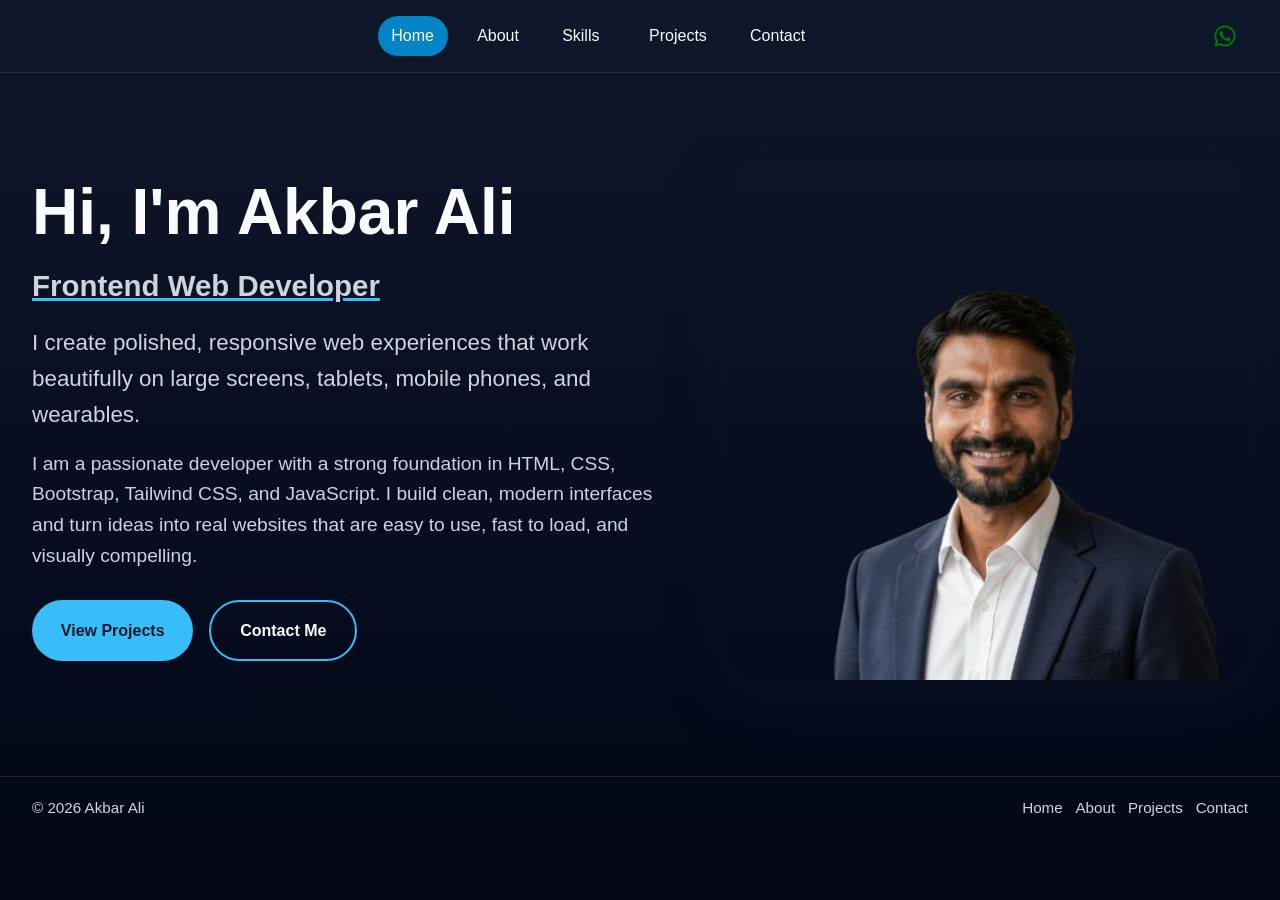
<file: index.html>
<!DOCTYPE html>
<html lang="en">
<head>
    <meta charset="UTF-8">
    <title>Akbar Ali - Frontend Developer</title>
    <meta name="viewport" content="width=device-width, initial-scale=1.0">
    <link rel="stylesheet" href="style.css">
</head>
<body>
    <div class="navbar">
        <ul>
            <li class="active"><a href="index.html">Home</a></li>
            <li><a href="about.html">About</a></li>

            <li class="hiden-menu1"><a href="#">Skills
                <svg xmlns="http://www.w3.org/2000/svg" viewBox="0 0 640 640"><path d="M297.4 438.6C309.9 451.1 330.2 451.1 342.7 438.6L502.7 278.6C515.2 266.1 515.2 245.8 502.7 233.3C490.2 220.8 469.9 220.8 457.4 233.3L320 370.7L182.6 233.4C170.1 220.9 149.8 220.9 137.3 233.4C124.8 245.9 124.8 266.2 137.3 278.7L297.3 438.7z"/></svg>
                <div class="my-skil">
                    <a href="">HTML</a>
                    <a href="">CSS</a>
                    <a href="">Bootstrap</a>
                    <a href="">JavaScript</a>
                </div>
            </a></li>
            
            <li><a href="myprojects.html">Projects</a></li>
            <li><a href="contact.html">Contact</a></li>
        </ul>

      <div class="social-icon">
    
    <a href="https://wa.me/923178953409" target="_blank" class="wa-container">
        <svg class="wa" xmlns="http://www.w3.org/2000/svg" viewBox="0 0 640 640">
            <path d="M476.9 161.1C435 119.1 379.2 96 319.9 96C197.5 96 97.9 195.6 97.9 318C97.9 357.1 108.1 395.3 127.5 429L96 544L213.7 513.1C246.1 530.8 282.6 540.1 319.8 540.1L319.9 540.1C442.2 540.1 544 440.5 544 318.1C544 258.8 518.8 203.1 476.9 161.1zM319.9 502.7C286.7 502.7 254.2 493.8 225.9 477L219.2 473L149.4 491.3L168 423.2L163.6 416.2C145.1 386.8 135.4 352.9 135.4 318C135.4 216.3 218.2 133.5 320 133.5C369.3 133.5 415.6 152.7 450.4 187.6C485.2 222.5 506.6 268.8 506.5 318.1C506.5 419.9 421.6 502.7 319.9 502.7zM421.1 364.5C415.6 361.7 388.3 348.3 383.2 346.5C378.1 344.6 374.4 343.7 370.7 349.3C367 354.9 356.4 367.3 353.1 371.1C349.9 374.8 346.6 375.3 341.1 372.5C308.5 356.2 287.1 343.4 265.6 306.5C259.9 296.7 271.3 297.4 281.9 276.2C283.7 272.5 282.8 269.3 281.4 266.5C280 263.7 268.9 236.4 264.3 225.3C259.8 214.5 255.2 216 251.8 215.8C248.6 215.6 244.9 215.6 241.2 215.6C237.5 215.6 231.5 217 226.4 222.5C221.3 228.1 207 241.5 207 268.8C207 296.1 226.9 322.5 229.6 326.2C232.4 329.9 268.7 385.9 324.4 410C359.6 425.2 373.4 426.5 391 423.9C401.7 422.3 423.8 410.5 428.4 397.5C433 384.5 433 373.4 431.6 371.1C430.3 368.6 426.6 367.2 421.1 364.5z"/>
        </svg>
        
        <span class="wa-number">+92 317 8953409</span>
    </a>

</div>

    </div>

    <main class="hero-section">
        <div class="left-side">
            <h1>Hi, I'm Akbar Ali</h1>
            <p class="des1">Frontend Web Developer</p>
            <p class="des2">I create polished, responsive web experiences that work beautifully on large screens, tablets, mobile phones, and wearables.</p>
            <p class="des3">I am a passionate developer with a strong foundation in HTML, CSS, Bootstrap, Tailwind CSS, and JavaScript. I build clean, modern interfaces and turn ideas into real websites that are easy to use, fast to load, and visually compelling.</p>
            <div class="btns">
                <a class="btn1" href="myprojects.html">View Projects</a>
                <a class="btn2" href="contact.html">Contact Me</a>
            </div>
        </div>

        <div class="right-side">
            <img src="1774941200616-019d42bc-8398-7a47-a957-3726817f97ca-removebg-preview.png" alt="Akbar Ali portrait">
        </div>
    </main>

    <footer>
        <div class="foter-left"><p>© 2026 Akbar Ali</p></div>
        <div class="foter-right">
            <ul>
                <li class="active"><a href="index.html">Home</a></li>
                <li><a href="about.html">About</a></li>
                <li><a href="myprojects.html">Projects</a></li>
                <li><a href="contact.html">Contact</a></li>
            </ul>
        </div>
    </footer>
</body>
</html>
</file>
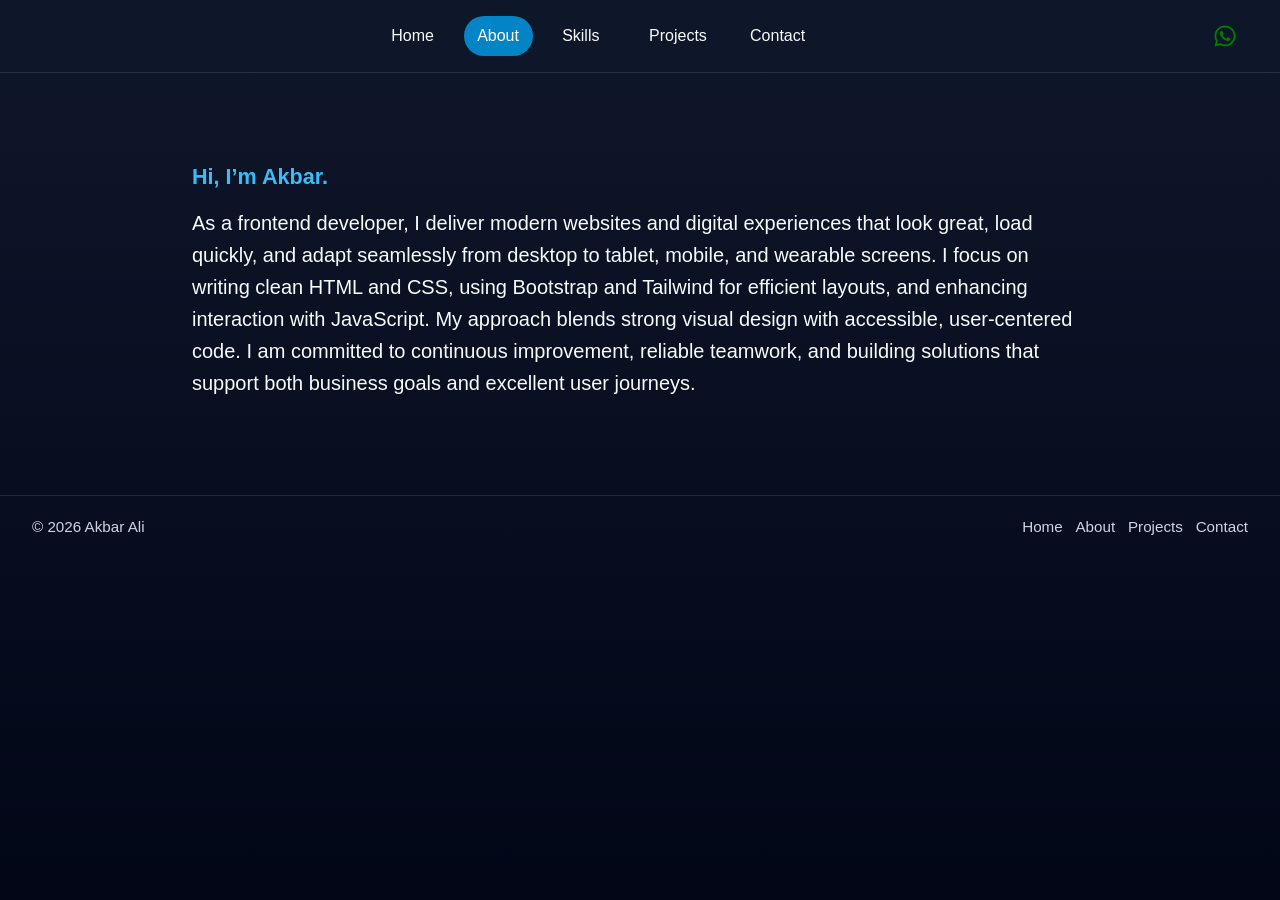
<file: about.html>
<!DOCTYPE html>
<html lang="en">
<head>
    <meta charset="UTF-8">
    <title>About | Akbar Ali</title>
    <meta name="viewport" content="width=device-width, initial-scale=1.0">
    <link rel="stylesheet" href="style.css">
</head>
<body>
    <div class="navbar">
        <ul>
            <li><a href="index.html">Home</a></li>
            <li class="active"><a href="about.html">About</a></li>
            <li class="hiden-menu1"><a href="#">Skills
                <svg xmlns="http://www.w3.org/2000/svg" viewBox="0 0 640 640"><path d="M297.4 438.6C309.9 451.1 330.2 451.1 342.7 438.6L502.7 278.6C515.2 266.1 515.2 245.8 502.7 233.3C490.2 220.8 469.9 220.8 457.4 233.3L320 370.7L182.6 233.4C170.1 220.9 149.8 220.9 137.3 233.4C124.8 245.9 124.8 266.2 137.3 278.7L297.3 438.7z"/></svg>
                <div class="my-skil">
                    <a href="">HTML</a>
                    <a href="">CSS</a>
                    <a href="">Bootstrap</a>
                    <a href="">JavaScript</a>
                </div>
            </a></li>
            <li><a href="myprojects.html">Projects</a></li>
            <li><a href="contact.html">Contact</a></li>
        </ul>

        <div class="social-icon">
    
    <a href="https://wa.me/923178953409" target="_blank" class="wa-container">
        <svg class="wa" xmlns="http://www.w3.org/2000/svg" viewBox="0 0 640 640">
            <path d="M476.9 161.1C435 119.1 379.2 96 319.9 96C197.5 96 97.9 195.6 97.9 318C97.9 357.1 108.1 395.3 127.5 429L96 544L213.7 513.1C246.1 530.8 282.6 540.1 319.8 540.1L319.9 540.1C442.2 540.1 544 440.5 544 318.1C544 258.8 518.8 203.1 476.9 161.1zM319.9 502.7C286.7 502.7 254.2 493.8 225.9 477L219.2 473L149.4 491.3L168 423.2L163.6 416.2C145.1 386.8 135.4 352.9 135.4 318C135.4 216.3 218.2 133.5 320 133.5C369.3 133.5 415.6 152.7 450.4 187.6C485.2 222.5 506.6 268.8 506.5 318.1C506.5 419.9 421.6 502.7 319.9 502.7zM421.1 364.5C415.6 361.7 388.3 348.3 383.2 346.5C378.1 344.6 374.4 343.7 370.7 349.3C367 354.9 356.4 367.3 353.1 371.1C349.9 374.8 346.6 375.3 341.1 372.5C308.5 356.2 287.1 343.4 265.6 306.5C259.9 296.7 271.3 297.4 281.9 276.2C283.7 272.5 282.8 269.3 281.4 266.5C280 263.7 268.9 236.4 264.3 225.3C259.8 214.5 255.2 216 251.8 215.8C248.6 215.6 244.9 215.6 241.2 215.6C237.5 215.6 231.5 217 226.4 222.5C221.3 228.1 207 241.5 207 268.8C207 296.1 226.9 322.5 229.6 326.2C232.4 329.9 268.7 385.9 324.4 410C359.6 425.2 373.4 426.5 391 423.9C401.7 422.3 423.8 410.5 428.4 397.5C433 384.5 433 373.4 431.6 371.1C430.3 368.6 426.6 367.2 421.1 364.5z"/>
        </svg>
        
        <span class="wa-number">+92 317 8953409</span>
    </a>

</div>

    </div>

    <section class="about-me">
        <p class="about-p1">
            <span>Hi, I’m Akbar.</span><br>
            As a frontend developer, I deliver modern websites and digital experiences that look great, load quickly, and adapt seamlessly from desktop to tablet, mobile, and wearable screens. I focus on writing clean HTML and CSS, using Bootstrap and Tailwind for efficient layouts, and enhancing interaction with JavaScript.
            My approach blends strong visual design with accessible, user-centered code. I am committed to continuous improvement, reliable teamwork, and building solutions that support both business goals and excellent user journeys.
        </p>
    </section>

    <footer>
        <div class="foter-left">
            <p>© 2026 Akbar Ali</p>
        </div>
        <div class="foter-right">
            <ul>
                <li><a href="index.html">Home</a></li>
                <li class="active"><a href="about.html">About</a></li>
                <li><a href="myprojects.html">Projects</a></li>
                <li><a href="contact.html">Contact</a></li>
            </ul>
        </div>
    </footer>
</body>
</html>
</file>
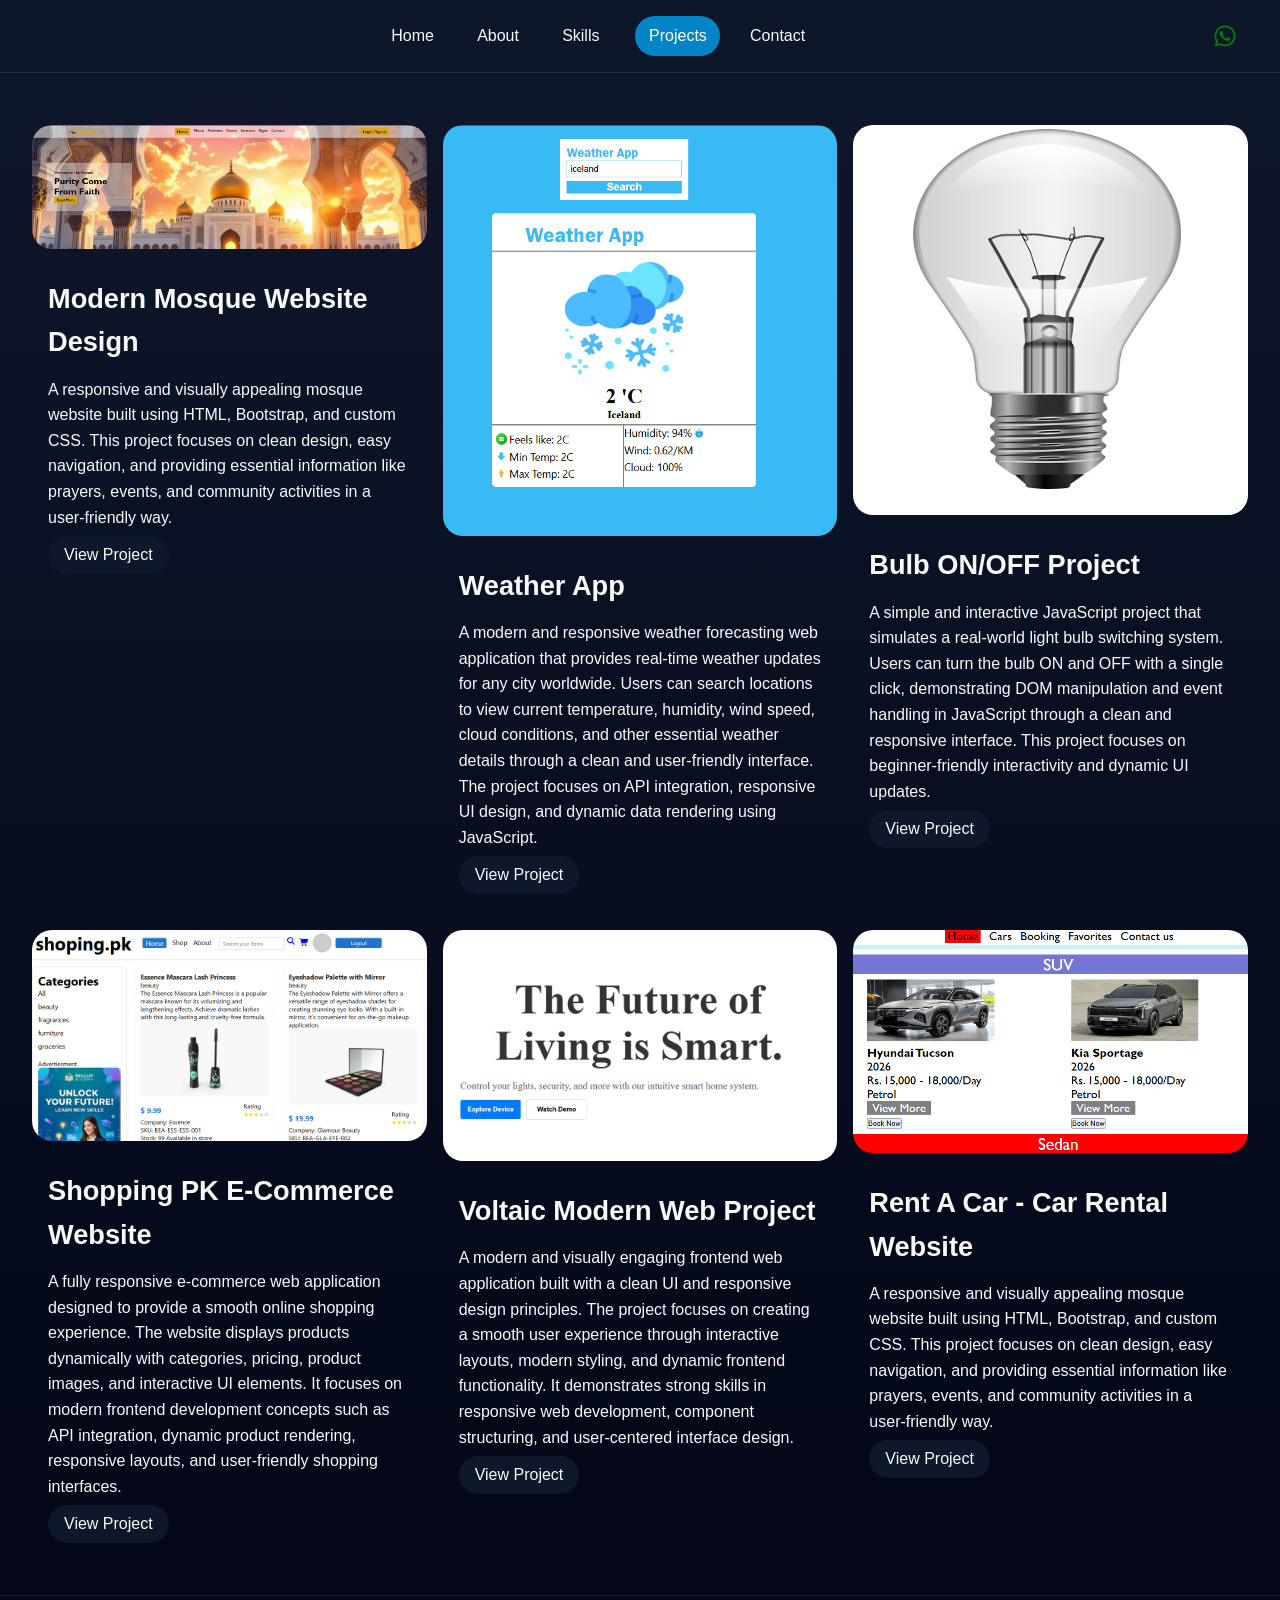
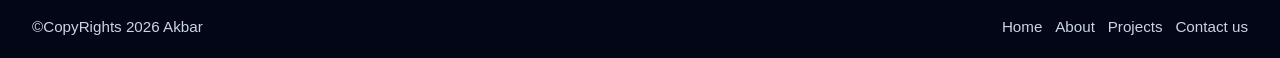
<file: myprojects.html>
<!DOCTYPE html>
<html lang="en">

<head>
    <title>Document</title>
    <meta name="viewport" content="width=device-width, initial-scale=1.0">
    <link rel="stylesheet" href="style.css">
</head>

<body>
    <div class="navbar">
        <ul>
            <li><a href="index.html">Home</a></li>
            <li><a href="about.html">About</a></li>
            <li class="hiden-menu1"><a href="#">Skills
                    <svg xmlns="http://www.w3.org/2000/svg"
                        viewBox="0 0 640 640"><!--!Font Awesome Free v7.2.0 by @fontawesome - https://fontawesome.com License - https://fontawesome.com/license/free Copyright 2026 Fonticons, Inc.-->
                        <path
                            d="M297.4 438.6C309.9 451.1 330.2 451.1 342.7 438.6L502.7 278.6C515.2 266.1 515.2 245.8 502.7 233.3C490.2 220.8 469.9 220.8 457.4 233.3L320 370.7L182.6 233.4C170.1 220.9 149.8 220.9 137.3 233.4C124.8 245.9 124.8 266.2 137.3 278.7L297.3 438.7z" />
                    </svg>
                    <div class="my-skil">
                        <a href="">HTML</a>
                        <a href="">CSS</a>
                        <a href="">BOOTSTRAP</a>
                        <a href="">JAVASCRIPT</a>
                    </div>
                </a>
            </li>
            <li class="active"><a href="myprojects.html">Projects</a></li>
            <li><a href="contact.html">Contact</a></li>
        </ul>

<div class="social-icon">
    
    <a href="https://wa.me/923178953409" target="_blank" class="wa-container">
        <svg class="wa" xmlns="http://www.w3.org/2000/svg" viewBox="0 0 640 640">
            <path d="M476.9 161.1C435 119.1 379.2 96 319.9 96C197.5 96 97.9 195.6 97.9 318C97.9 357.1 108.1 395.3 127.5 429L96 544L213.7 513.1C246.1 530.8 282.6 540.1 319.8 540.1L319.9 540.1C442.2 540.1 544 440.5 544 318.1C544 258.8 518.8 203.1 476.9 161.1zM319.9 502.7C286.7 502.7 254.2 493.8 225.9 477L219.2 473L149.4 491.3L168 423.2L163.6 416.2C145.1 386.8 135.4 352.9 135.4 318C135.4 216.3 218.2 133.5 320 133.5C369.3 133.5 415.6 152.7 450.4 187.6C485.2 222.5 506.6 268.8 506.5 318.1C506.5 419.9 421.6 502.7 319.9 502.7zM421.1 364.5C415.6 361.7 388.3 348.3 383.2 346.5C378.1 344.6 374.4 343.7 370.7 349.3C367 354.9 356.4 367.3 353.1 371.1C349.9 374.8 346.6 375.3 341.1 372.5C308.5 356.2 287.1 343.4 265.6 306.5C259.9 296.7 271.3 297.4 281.9 276.2C283.7 272.5 282.8 269.3 281.4 266.5C280 263.7 268.9 236.4 264.3 225.3C259.8 214.5 255.2 216 251.8 215.8C248.6 215.6 244.9 215.6 241.2 215.6C237.5 215.6 231.5 217 226.4 222.5C221.3 228.1 207 241.5 207 268.8C207 296.1 226.9 322.5 229.6 326.2C232.4 329.9 268.7 385.9 324.4 410C359.6 425.2 373.4 426.5 391 423.9C401.7 422.3 423.8 410.5 428.4 397.5C433 384.5 433 373.4 431.6 371.1C430.3 368.6 426.6 367.2 421.1 364.5z"/>
        </svg>
        
        <span class="wa-number">+92 317 8953409</span>
    </a>

</div>


    </div>
    <!-- end navbar -->


    <div class="project-main-page">

        <div class="items">
            <div class="item-1">

                <div class="img"><img src="/p-1.png" alt=""></div>
                <div class="pro-p">
                    <p><span class="title">Modern Mosque Website Design</span>
                        <span class="desrip">A responsive and visually appealing mosque website built using HTML,
                            Bootstrap, and custom CSS. This project focuses on clean design, easy navigation, and
                            providing essential information like prayers, events, and community activities in a
                            user-friendly way.</span>
                        <li><a href="https://the-mosque-site.vercel.app/">View Project</a></li>
                    </p>

                </div>
            </div>

            <div class="item-1">

                <div class="img"><img src="/weather app.png" alt="Weather app"></div>
                <div class="pro-p">
                    <p><span class="title">Weather App</span>
                        <span class="desrip">A modern and responsive weather forecasting web application that provides real-time weather updates for any city worldwide. Users can search locations to view current temperature, humidity, wind speed, cloud conditions, and other essential weather details through a clean and user-friendly interface. The project focuses on API integration, responsive UI design, and dynamic data rendering using JavaScript.</span>
                        <li><a href="https://weather-kappa-tawny.vercel.app/">View Project</a></li>

                    </p>
                </div>
            </div>

            <div class="item-1">

                <div class="img"><img src="/bulb.png" alt="Bulb on off"></div>
                <div class="pro-p">
                    <p><span class="title">Bulb ON/OFF Project</span>
                        <span class="desrip">A simple and interactive JavaScript project that simulates a real-world light bulb switching system. Users can turn the bulb ON and OFF with a single click, demonstrating DOM manipulation and event handling in JavaScript through a clean and responsive interface. This project focuses on beginner-friendly interactivity and dynamic UI updates.</span>
                        <li><a href="https://bulb-off-on.vercel.app/">View Project</a></li>

                    </p>
                </div>
            </div>

            <div class="item-1">

                <div class="img"><img src="/shopping site.png" alt="Shopping E-Commerce"></div>
                <div class="pro-p">
                    <p><span class="title">Shopping PK E-Commerce Website</span>
                        <span class="desrip">A fully responsive e-commerce web application designed to provide a smooth online shopping experience. The website displays products dynamically with categories, pricing, product images, and interactive UI elements. It focuses on modern frontend development concepts such as API integration, dynamic product rendering, responsive layouts, and user-friendly shopping interfaces.</span>
                        <li><a href="https://shopping-pk.vercel.app/">View Project</a></li>

                    </p>
                </div>
            </div>

             <div class="item-1">

                <div class="img"><img src="/Voltaic – Modern Web Project.png" alt="Voltaic Modern Web Project"></div>
                <div class="pro-p">
                    <p><span class="title">Voltaic Modern Web Project</span>
                        <span class="desrip">A modern and visually engaging frontend web application built with a clean UI and responsive design principles. The project focuses on creating a smooth user experience through interactive layouts, modern styling, and dynamic frontend functionality. It demonstrates strong skills in responsive web development, component structuring, and user-centered interface design.</span>
                        <li><a href="https://voltaic-livid.vercel.app/">View Project</a></li>
                    </p>

                </div>
            </div>

             <div class="item-1">

                <div class="img"><img src="/Rent A Car - Car Rental Website.png" alt="Rent A Car - Car Rental Website"></div>
                <div class="pro-p">
                    <p><span class="title">Rent A Car - Car Rental Website</span>
                        <span class="desrip">A responsive and visually appealing mosque website built using HTML,
                            Bootstrap, and custom CSS. This project focuses on clean design, easy navigation, and
                            providing essential information like prayers, events, and community activities in a
                            user-friendly way.</span>
                        <li><a href="https://rentacar-three-drab.vercel.app/">View Project</a></li>
                    </p>

                </div>
            </div>


        </div>






    </div>










    <!-- Footer -->
    <footer>
        <div class="foter-left">
            <p>©CopyRights 2026 Akbar</p>
        </div>

        <div class="foter-right">
            <ul>
                <li><a href="index.html">Home</a></li>
                <li><a href="about.html">About</a></li>
                <li class="active"><a href="myprojects.html">Projects</a></li>
                <li><a href="contact.html">Contact us</a></li>
            </ul>


        </div>
    </footer>



</body>

</html>
</file>
<file: style.css>
﻿* {
    padding: 0;
    margin: 0;
    box-sizing: border-box;
}

body {
    background: linear-gradient(180deg, #0f172a 0%, #020617 100%);
    color: #f8fafc;
    font-family: 'Segoe UI', Tahoma, Geneva, Verdana, sans-serif;
    line-height: 1.6;
    min-height: 100vh;
}

img {
    max-width: 100%;
    display: block;
}

a {
    color: inherit;
    text-decoration: none;
}

button,
input,
textarea {
    font: inherit;
}

.navbar {
    display: grid;
    grid-template-columns: 1fr auto;
    position: fixed;
    top: 0;
    left: 0;
    width: 100%;
    z-index: 100;
    background: rgba(15, 23, 42, 0.96);
    border-bottom: 1px solid rgba(148, 163, 184, 0.18);
}

.navbar ul {
    display: flex;
    flex-wrap: wrap;
    justify-content: center;
    align-items: center;
    gap: 1rem;
    padding: 1rem 1.5rem;
    list-style: none;
}

.navbar li {
    position: relative;
}

.navbar a {
    display: inline-flex;
    align-items: center;
    gap: 0.4rem;
    color: #f8fafc;
    padding: 0.45rem 0.85rem;
    border-radius: 999px;
    transition: background 0.25s ease, color 0.25s ease, transform 0.2s ease;
    font-size: 1rem;
}

.navbar a:hover,
.navbar .active > a {
    background: #0284c7;
    color: #ffffff;
}

.my-skil {
    display: none;
    position: absolute;
    top: 100%;
    left: 0;
    margin-top: 0.6rem;
    padding: 0.75rem;
    background: rgba(15, 23, 42, 0.98);
    border: 1px solid rgba(148, 163, 184, 0.24);
    border-radius: 16px;
    flex-direction: column;
    gap: 0.4rem;
    min-width: 180px;
}

.hiden-menu1:hover .my-skil {
    display: flex;
}

.my-skil a {
    padding: 0.45rem 0.65rem;
    border-radius: 12px;
    background: rgba(255, 255, 255, 0.04);
}




.social-icon {
    padding-right: 20px;
    display: flex;
    gap: 0.8rem;
    align-items: center;
}

/* Main Container: Isko flex kiya taake SVG aur Number ek line me aayin */
.wa-container {
    display: flex;
    align-items: center;
    text-decoration: none;
    cursor: pointer;
}

/* SVG Icon Styling */
.wa {
    display: flex;
    fill: green;
    width: 30px;
    transition: transform 0.3s ease, fill 0.3s ease; 
}

.wa-number {
    max-width: 0;  
    opacity: 0;  
    overflow: hidden; 
    white-space: nowrap;
    font-size: 14px;
    font-weight: 600;
    margin-left: 0;
    transition: max-width 0.3s ease, opacity 0.3s ease, margin-left 0.3s ease;
}


.wa-container:hover .wa {
    fill: green; 
    transform: translateX(-6px); 
}

.wa-container:hover .wa-number {
    max-width: 180px;    
    opacity: 1;        
    margin-left: 4px;   
}



.hero-section {
    display: flex;
    align-items: center;
    justify-content: space-between;
    gap: 3rem;
    max-width: 1280px;
    margin: 0 auto;
    padding: 10rem 2rem 4rem;
}

.left-side {
    width: 100%;
    max-width: 640px;
}

.left-side h1 {
    font-size: clamp(2.8rem, 5vw, 5rem);
    margin-bottom: 1rem;
    line-height: 1.05;
}

.des1,
.des2,
.des3 {
    color: #cbd5e1;
}

.des1 {
    font-size: clamp(1.3rem, 2.3vw, 2rem);
    font-weight: 700;
    text-decoration: underline 3px #38bdf8;
    margin-bottom: 1rem;
}

.des2 {
    font-size: clamp(1rem, 1.8vw, 1.4rem);
    margin-bottom: 1rem;
    max-width: 42rem;
}

.des3 {
    font-size: clamp(1rem, 1.8vw, 1.2rem);
    margin-bottom: 1.75rem;
    max-width: 42rem;
}

.btns {
    display: flex;
    flex-wrap: wrap;
    gap: 1rem;
}

.btn1,
.btn2 {
    display: inline-flex;
    justify-content: center;
    align-items: center;
    border-radius: 999px;
    padding: 1rem 1.8rem;
    font-weight: 700;
    transition: transform 0.2s ease, background 0.2s ease;
}

.btn1 {
    background: #38bdf8;
    color: #0f172a;
}

.btn2 {
    background: transparent;
    border: 2px solid #38bdf8;
    color: #f8fafc;
}

.btn1:hover,
.btn2:hover,
.send-btn:hover {
    transform: translateY(-2px);
    background: #0ea5e9;
    color: #ffffff;
}

.right-side {
    width: 100%;
    max-width: 520px;
}

.right-side img {
    border-radius: 30px;
    object-fit: cover;
    box-shadow: 0 20px 60px rgba(15, 23, 42, 0.4);
    width: 100%;
    height: auto;
}

footer {
    display: flex;
    flex-wrap: wrap;
    justify-content: space-between;
    align-items: center;
    gap: 1rem;
    padding: 1.2rem 2rem;
    margin-top: 2rem;
    border-top: 1px solid rgba(148, 163, 184, 0.18);
    color: #cbd5e1;
    font-size: 0.95rem;
}

footer ul {
    display: flex;
    flex-wrap: wrap;
    gap: 0.8rem;
    list-style: none;
}

footer a:hover {
    color: #fff;
}

.about-me {
    padding: 10rem 2rem 4rem;
    max-width: 960px;
    margin: 0 auto;
}

.about-p1 {
    font-size: clamp(1.05rem, 2vw, 1.25rem);
    max-width: 900px;
    margin: 0 auto;
}

.about-p1 span {
    display: inline-block;
    font-size: 1.35rem;
    font-weight: 700;
    color: #38bdf8;
    margin-bottom: 0.75rem;
}

.project-main-page {
    position: relative;
    margin-inline: auto;
    padding-top: 6%;
}

.items {
    display: grid;
    grid-template-columns: repeat(3, 1fr);
    gap: 1rem;
    padding: 0 2rem;
    margin-top: 3rem;
}

.img {
    height: auto;
}

.img img {
    width: 100%;
    border-radius: 20px;
}

.pro-p {
    color: #f8fafc;
    padding: 1rem;
}

.pro-p .title {
    font-size: 1.7rem;
    font-weight: 800;
    margin-bottom: 0.8rem;
}

.pro-p span {
    display: block;
    margin-block: 0.75rem;
}

.pro-p li {
    margin-bottom: 0.6rem;
    list-style: none;
}

.pro-p a {
    padding: 0.65rem 1rem;
    background: #0f172a;
    color: #f8fafc;
    border-radius: 999px;
    transition: background 0.2s ease, color 0.2s ease;
}

.pro-p a:hover {
    background: #ffffff;
    color: #0f172a;
}

.contact-page {
    padding: 10rem 2rem 4rem;
    max-width: 1100px;
    margin: 0 auto;
}

.cont-top {
    display: grid;
    grid-template-columns: 1fr 1fr;
    gap: 3rem;
    align-items: start;
}

.contact-heading {
    max-width: 540px;
}

.all-h1 {
    font-size: clamp(2rem, 3vw, 2.5rem);
    margin-bottom: 0.75rem;
    color: #ffffff;
}

.all-sub-h1 {
    font-size: clamp(1.25rem, 2vw, 1.5rem);
    margin-bottom: 0.75rem;
    color: #7dd3fc;
}

.all-para {
    font-size: 1rem;
    color: #cbd5e1;
    margin-bottom: 1.5rem;
    max-width: 100%;
}

.contact-form {
    display: flex;
    flex-direction: column;
    gap: 1rem;
}

.contact-form label {
    font-weight: 700;
}

.contact-form input,
.contact-form textarea {
    width: 100%;
    border: 1px solid rgba(148, 163, 184, 0.4);
    border-radius: 16px;
    padding: 1rem;
    background: rgba(15, 23, 42, 0.75);
    color: #f8fafc;
    outline: none;
    transition: border-color 0.2s ease;
}

.contact-form input:focus,
.contact-form textarea:focus {
    border-color: #38bdf8;
}

.contact-form textarea {
    min-height: 170px;
    resize: vertical;
}

.send-btn {
    width: fit-content;
    font-size: 1rem;
    border: 2px solid #38bdf8;
    background: #0f172a;
    color: #f8fafc;
    padding: 1rem 1.8rem;
    border-radius: 999px;
    cursor: pointer;
}

#msg {
    color: #7dd3fc;
    min-height: 1.2rem;
    margin-top: 0.5rem;
}

.cont-mid {
    margin-top: 3rem;
    display: grid;
    gap: 1rem;
}

.cont-info {
    font-size: 1rem;
    background: rgba(15, 23, 42, 0.6);
    border: 1px solid rgba(148, 163, 184, 0.25);
    border-radius: 16px;
    padding: 1rem 1.2rem;
}

@media (max-width: 1024px) {
    .hero-section {
        padding-top: 8rem;
        gap: 2rem;
    }
    .cont-top {
        grid-template-columns: 1fr;
    }
    
}

@media (max-width: 768px) {
    .navbar ul {
        justify-content: center;
        gap: 0.6rem;
        padding: 1rem;
    }
    .navbar a {
        font-size: 0.95rem;
        padding: 0.45rem 0.7rem;
    }
    .hero-section {
        flex-direction: column;
        padding: 9rem 1.5rem 3rem;
    }
    .right-side {
        max-width: 100%;
    }
    .btns {
        width: 100%;
        justify-content: center;
    }
    .btn1,
    .btn2 {
        width: 100%;
        justify-content: center;
    }
    .contact-page,
    .about-me {
        padding: 9rem 1.5rem 3rem;
        margin-top: 2rem;
    }
    .about-p1 {
        font-size: 1rem;
    }
    .all-para {
        font-size: 0.98rem;
    }

    
}


@media (max-width: 600px){
        .items {
        margin-top: 8rem;
        grid-template-columns: repeat(2, 1fr);
    }
}

@media (max-width: 520px) {
    .navbar ul {
        /* flex-direction: column; */
        align-items: center;
    }
    .navbar a {
        width: 100%;
        justify-content: center;
    }
    .hero-section {
        padding-top: 8rem;
    }
    .left-side h1 {
        font-size: 2.6rem;
    }
    .des1,
    .des2,
    .des3 {
        font-size: 1rem;
    }
    .contact-form input,
    .contact-form textarea {
        padding: 0.9rem;
    }
    .send-btn {
        width: 100%;
    }

    .about-me {
        margin-top: 2rem;
    }

    .items {
        margin-top: 8rem;
        grid-template-columns: 1fr;
    }


    footer {
        flex-direction: column;
        text-align: center;
        padding: 1rem;
    }
}

@media (max-width: 360px) {
    body {
        font-size: 0.95rem;
    }
    .navbar a {
        font-size: 0.95rem;
        padding: 0.5rem 0.6rem;
    }
    .contact-page,
    .about-me {
        padding-top: 7rem;
    }
    .left-side h1 {
        font-size: 2.2rem;
    }
    .des1 {
        font-size: 1.1rem;
    }
    .des2,
    .des3 {
        font-size: 0.95rem;
    }
    .all-h1 {
        font-size: 1.9rem;
    }
    .all-sub-h1 {
        font-size: 1.1rem;
    }
    

    .about-me {
        margin-top: 3rem;
    }
}

@media (max-width: 280px) {
    .navbar a {
        font-size: 0.9rem;
        padding: 0.4rem 0.5rem;
    }
    .hero-section {
        gap: 1.2rem;
        padding-top: 6.5rem;
    }
    .left-side h1 {
        font-size: 2rem;
    }
    .des1,
    .des2,
    .des3 {
        font-size: 0.9rem;
    }

    .about-me{
        margin-top: 4rem;
    }
}
</file>
